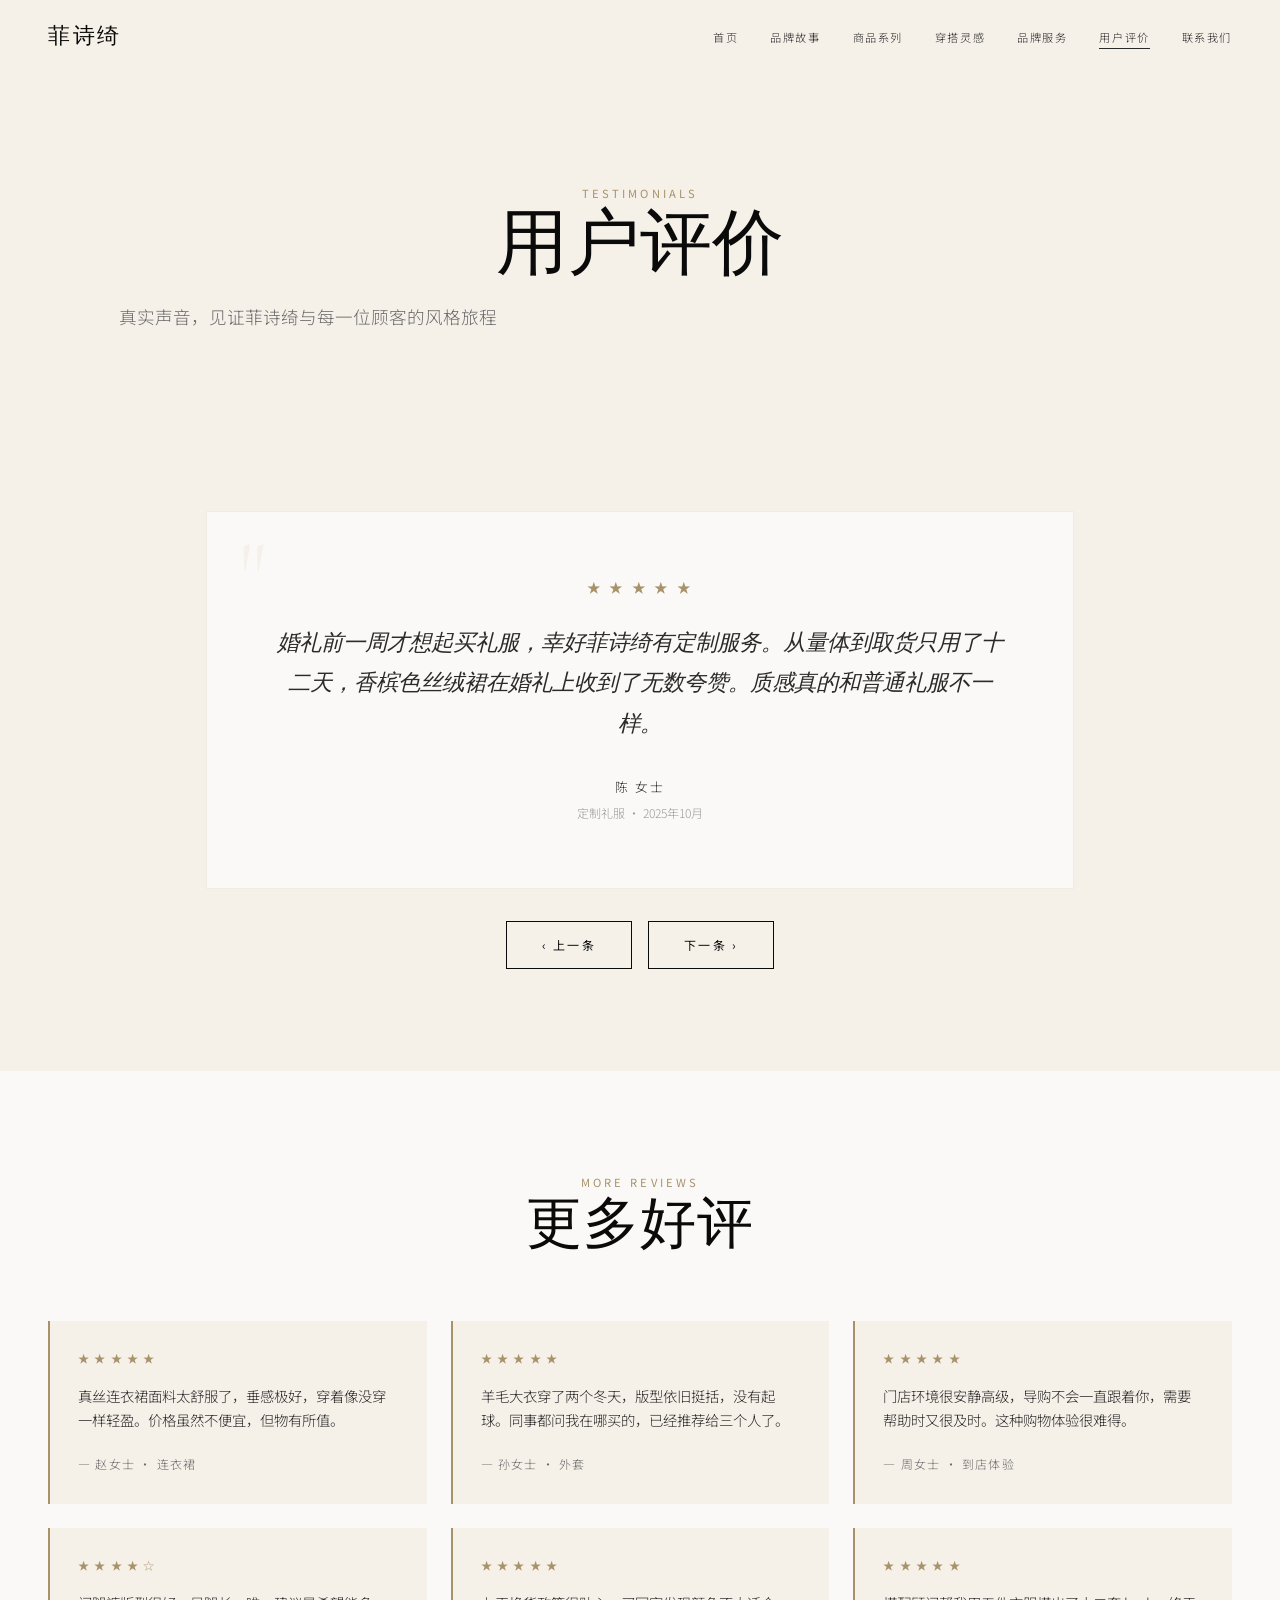
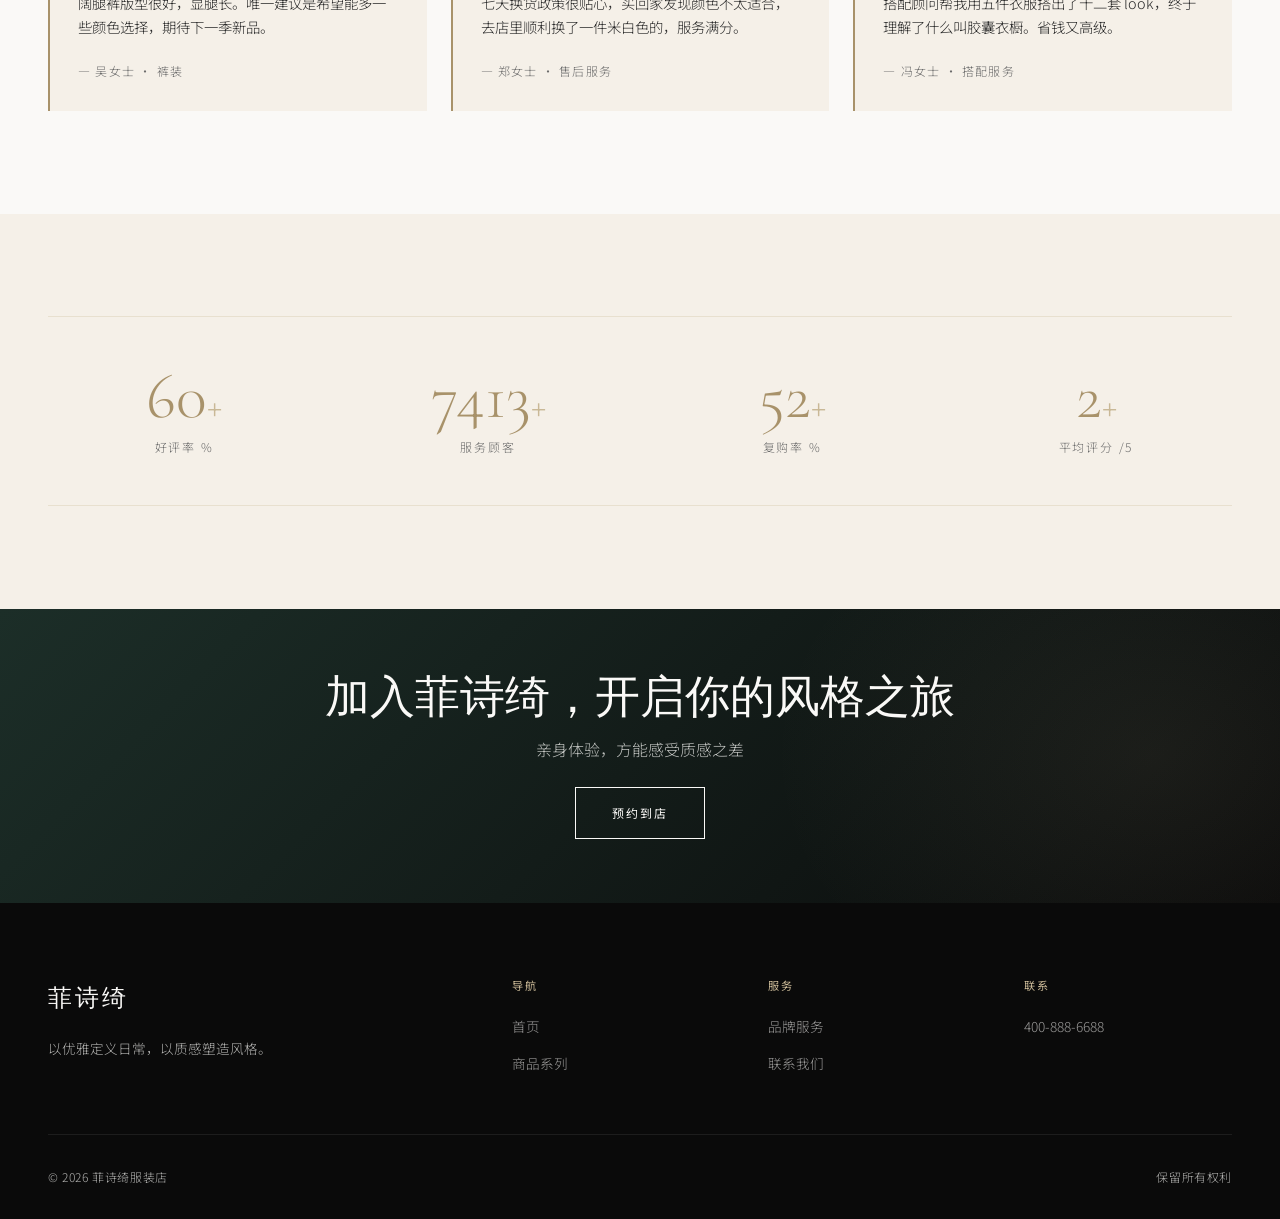
<file: reviews.html>
<!DOCTYPE html>
<html lang="zh-CN">
<head>
  <meta charset="UTF-8">
  <meta name="viewport" content="width=device-width, initial-scale=1.0">
  <meta name="description" content="菲诗绮顾客评价 — 真实口碑与穿搭反馈">
  <title>用户评价 | 菲诗绮服装店官网</title>
 <link rel="stylesheet" href="style.css">
</head>
<body>
  <nav class="site-nav">
    <div class="container">
      <a href="index.html" class="nav-logo">菲诗绮</a>
      <button class="nav-toggle" aria-label="打开菜单"><span></span><span></span><span></span></button>
      <ul class="nav-links">
        <li><a href="index.html">首页</a></li>
        <li><a href="about.html">品牌故事</a></li>
        <li><a href="products.html">商品系列</a></li>
        <li><a href="lookbook.html">穿搭灵感</a></li>
        <li><a href="services.html">品牌服务</a></li>
        <li><a href="reviews.html">用户评价</a></li>
        <li><a href="contact.html">联系我们</a></li>
      </ul>
    </div>
  </nav>

  <header class="page-hero">
    <div class="container">
      <p class="eyebrow">Testimonials</p>
      <h1>用户评价</h1>
      <p class="section-subtitle">真实声音，见证菲诗绮与每一位顾客的风格旅程</p>
    </div>
  </header>

  <section class="section section--cream">
    <div class="container">
      <div class="reviews-carousel reveal">
        <div class="reviews-track">
          <div class="review-slide">
            <div class="review-card">
              <div class="review-card__stars">★ ★ ★ ★ ★</div>
              <p class="review-card__text">在菲诗绮买到了入职第一份工作时穿的西装套装，版型太适合我了。导购小姐姐搭配建议非常专业，完全没有强行推销的感觉。三年过去了，那件西装我还在穿。</p>
              <p class="review-card__author">林 女士</p>
              <p class="review-card__meta">通勤系列 · 2024年3月</p>
            </div>
          </div>
          <div class="review-slide">
            <div class="review-card">
              <div class="review-card__stars">★ ★ ★ ★ ★</div>
              <p class="review-card__text">婚礼前一周才想起买礼服，幸好菲诗绮有定制服务。从量体到取货只用了十二天，香槟色丝绒裙在婚礼上收到了无数夸赞。质感真的和普通礼服不一样。</p>
              <p class="review-card__author">陈 女士</p>
              <p class="review-card__meta">定制礼服 · 2025年10月</p>
            </div>
          </div>
          <div class="review-slide">
            <div class="review-card">
              <div class="review-card__stars">★ ★ ★ ★ ★</div>
              <p class="review-card__text">我是菲诗绮三年的老会员了。最喜欢的是搭配顾问服务，每次换季都会帮我规划衣橱，避免冲动消费。现在我的衣柜里每一件都是真正会穿的，高级感满满。</p>
              <p class="review-card__author">王 女士</p>
              <p class="review-card__meta">铂金会员 · 2023年至今</p>
            </div>
          </div>
        </div>
        <div style="display:flex;justify-content:center;gap:1rem;margin-top:2rem">
          <button class="btn" data-review-prev aria-label="上一条">‹ 上一条</button>
          <button class="btn" data-review-next aria-label="下一条">下一条 ›</button>
        </div>
      </div>
    </div>
  </section>

  <section class="section">
    <div class="container">
      <div class="section-header reveal">
        <p class="eyebrow">More Reviews</p>
        <h2 class="section-title">更多好评</h2>
      </div>
      <div class="reviews-grid">
        <div class="review-mini reveal">
          <div class="review-mini__stars">★ ★ ★ ★ ★</div>
          <p>真丝连衣裙面料太舒服了，垂感极好，穿着像没穿一样轻盈。价格虽然不便宜，但物有所值。</p>
          <cite>— 赵女士 · 连衣裙</cite>
        </div>
        <div class="review-mini reveal reveal-delay-1">
          <div class="review-mini__stars">★ ★ ★ ★ ★</div>
          <p>羊毛大衣穿了两个冬天，版型依旧挺括，没有起球。同事都问我在哪买的，已经推荐给三个人了。</p>
          <cite>— 孙女士 · 外套</cite>
        </div>
        <div class="review-mini reveal reveal-delay-2">
          <div class="review-mini__stars">★ ★ ★ ★ ★</div>
          <p>门店环境很安静高级，导购不会一直跟着你，需要帮助时又很及时。这种购物体验很难得。</p>
          <cite>— 周女士 · 到店体验</cite>
        </div>
        <div class="review-mini reveal">
          <div class="review-mini__stars">★ ★ ★ ★ ☆</div>
          <p>阔腿裤版型很好，显腿长。唯一建议是希望能多一些颜色选择，期待下一季新品。</p>
          <cite>— 吴女士 · 裤装</cite>
        </div>
        <div class="review-mini reveal reveal-delay-1">
          <div class="review-mini__stars">★ ★ ★ ★ ★</div>
          <p>七天换货政策很贴心，买回家发现颜色不太适合，去店里顺利换了一件米白色的，服务满分。</p>
          <cite>— 郑女士 · 售后服务</cite>
        </div>
        <div class="review-mini reveal reveal-delay-2">
          <div class="review-mini__stars">★ ★ ★ ★ ★</div>
          <p>搭配顾问帮我用五件衣服搭出了十二套 look，终于理解了什么叫胶囊衣橱。省钱又高级。</p>
          <cite>— 冯女士 · 搭配服务</cite>
        </div>
      </div>
    </div>
  </section>

  <section class="section section--cream">
    <div class="container">
      <div class="stats-row reveal">
        <div class="stat-item">
          <div class="stat-item__number" data-count="98">0</div>
          <div class="stat-item__label">好评率 %</div>
        </div>
        <div class="stat-item">
          <div class="stat-item__number" data-count="12000">0</div>
          <div class="stat-item__label">服务顾客</div>
        </div>
        <div class="stat-item">
          <div class="stat-item__number" data-count="85">0</div>
          <div class="stat-item__label">复购率 %</div>
        </div>
        <div class="stat-item">
          <div class="stat-item__number" data-count="4">0</div>
          <div class="stat-item__label">平均评分 /5</div>
        </div>
      </div>
    </div>
  </section>

  <section class="promo-banner reveal">
    <div class="container">
      <h2>加入菲诗绮，开启你的风格之旅</h2>
      <p>亲身体验，方能感受质感之差</p>
      <a href="contact.html" class="btn btn--light">预约到店</a>
    </div>
  </section>

  <footer class="site-footer">
    <div class="container">
      <div class="footer-grid">
        <div class="footer-brand"><span class="nav-logo">菲诗绮</span><p>以优雅定义日常，以质感塑造风格。</p></div>
        <div class="footer-col"><h4>导航</h4><ul><li><a href="index.html">首页</a></li><li><a href="products.html">商品系列</a></li></ul></div>
        <div class="footer-col"><h4>服务</h4><ul><li><a href="services.html">品牌服务</a></li><li><a href="contact.html">联系我们</a></li></ul></div>
        <div class="footer-col"><h4>联系</h4><ul><li><a href="tel:4008886688">400-888-6688</a></li></ul></div>
      </div>
      <div class="footer-bottom"><span>© 2026 菲诗绮服装店</span><span>保留所有权利</span></div>
    </div>
  </footer>
 <script src="script.js"></script>
</body>
</html>
</file>
<file: style.css>
/* ============================================
   菲诗绮服装店官网 — Feishiqi Fashion Boutique
   Premium Fashion Brand Static Site
   ============================================ */

@import url('https://fonts.googleapis.com/css2?family=Cormorant+Garamond:ital,wght@0,300;0,400;0,500;0,600;0,700;1,400&family=Noto+Sans+SC:wght@300;400;500&family=Playfair+Display:ital,wght@0,400;0,500;1,400&display=swap');

:root {
  --black: #0a0a0a;
  --white: #faf9f7;
  --cream: #f5f0e8;
  --warm-gray: #e8e4dc;
  --champagne: #c9b896;
  --gold: #a8926a;
  --gold-light: #d4c4a8;
  --ink-green: #1c2e28;
  --charcoal: #2a2a2a;
  --mid-gray: #6b6b6b;
  --light-gray: #9a9a9a;
  --font-display: 'Cormorant Garamond', 'Playfair Display', serif;
  --font-serif: 'Playfair Display', serif;
  --font-body: 'Noto Sans SC', -apple-system, sans-serif;
  --nav-height: 72px;
  --transition: 0.4s cubic-bezier(0.25, 0.46, 0.45, 0.94);
  --shadow-soft: 0 8px 32px rgba(10, 10, 10, 0.06);
  --shadow-hover: 0 16px 48px rgba(10, 10, 10, 0.12);
  --max-width: 1400px;
  --section-pad: clamp(4rem, 8vw, 8rem);
}

*, *::before, *::after {
  box-sizing: border-box;
  margin: 0;
  padding: 0;
}

html {
  scroll-behavior: smooth;
  font-size: 16px;
}

body {
  font-family: var(--font-body);
  font-weight: 300;
  color: var(--charcoal);
  background: var(--white);
  line-height: 1.7;
  overflow-x: hidden;
  -webkit-font-smoothing: antialiased;
}

img {
  max-width: 100%;
  height: auto;
  display: block;
  object-fit: cover;
}

a {
  color: inherit;
  text-decoration: none;
  transition: color var(--transition), opacity var(--transition);
}

ul { list-style: none; }

button, input, textarea, select {
  font-family: inherit;
  font-size: inherit;
}

.container {
  width: 100%;
  max-width: var(--max-width);
  margin: 0 auto;
  padding: 0 clamp(1.25rem, 4vw, 3rem);
}

/* ---- Typography ---- */
.eyebrow {
  font-family: var(--font-body);
  font-size: 0.7rem;
  font-weight: 400;
  letter-spacing: 0.28em;
  text-transform: uppercase;
  color: var(--gold);
}

h1, h2, h3, h4 {
  font-family: var(--font-display);
  font-weight: 400;
  line-height: 1.15;
  color: var(--black);
}

.section-title {
  font-size: clamp(2rem, 4.5vw, 3.5rem);
  letter-spacing: 0.02em;
  margin-bottom: 0.5rem;
}

.section-subtitle {
  font-size: clamp(0.95rem, 1.5vw, 1.1rem);
  color: var(--mid-gray);
  font-weight: 300;
  max-width: 520px;
}

.section-header {
  text-align: center;
  margin-bottom: clamp(2.5rem, 5vw, 4rem);
}

.section-header .section-subtitle {
  margin: 1rem auto 0;
}

.section-header--left {
  text-align: left;
}

.section-header--left .section-subtitle {
  margin-left: 0;
}

/* ---- Buttons ---- */
.btn {
  display: inline-flex;
  align-items: center;
  justify-content: center;
  gap: 0.5rem;
  padding: 0.9rem 2.2rem;
  font-size: 0.75rem;
  font-weight: 400;
  letter-spacing: 0.18em;
  text-transform: uppercase;
  border: 1px solid var(--black);
  background: transparent;
  color: var(--black);
  cursor: pointer;
  transition: all var(--transition);
  position: relative;
  overflow: hidden;
}

.btn::before {
  content: '';
  position: absolute;
  inset: 0;
  background: var(--black);
  transform: scaleX(0);
  transform-origin: left;
  transition: transform var(--transition);
  z-index: -1;
}

.btn:hover {
  color: var(--white);
}

.btn:hover::before {
  transform: scaleX(1);
}

.btn--light {
  border-color: var(--white);
  color: var(--white);
}

.btn--light::before {
  background: var(--white);
}

.btn--light:hover {
  color: var(--black);
}

.btn--gold {
  border-color: var(--gold);
  color: var(--gold);
}

.btn--gold::before {
  background: var(--gold);
}

.btn--gold:hover {
  color: var(--white);
}

.btn--filled {
  background: var(--black);
  color: var(--white);
}

.btn--filled::before {
  background: var(--ink-green);
}

.btn--filled:hover {
  color: var(--white);
  border-color: var(--ink-green);
}

/* ---- Navigation ---- */
.site-nav {
  position: fixed;
  top: 0;
  left: 0;
  right: 0;
  z-index: 1000;
  height: var(--nav-height);
  display: flex;
  align-items: center;
  transition: background var(--transition), box-shadow var(--transition), height var(--transition);
}

.site-nav.scrolled {
  background: rgba(250, 249, 247, 0.95);
  backdrop-filter: blur(12px);
  -webkit-backdrop-filter: blur(12px);
  box-shadow: 0 1px 0 rgba(10, 10, 10, 0.06);
  height: 64px;
}

.site-nav.nav-dark.scrolled {
  background: rgba(10, 10, 10, 0.92);
}

.site-nav .container {
  display: flex;
  align-items: center;
  justify-content: space-between;
}

.nav-logo {
  font-family: var(--font-display);
  font-size: 1.35rem;
  letter-spacing: 0.12em;
  color: var(--black);
  font-weight: 500;
}

.nav-dark .nav-logo,
.nav-dark .nav-links a {
  color: var(--white);
}

.site-nav.scrolled .nav-logo,
.site-nav.scrolled .nav-links a {
  color: var(--black);
}

.nav-dark.site-nav.scrolled .nav-logo,
.nav-dark.site-nav.scrolled .nav-links a {
  color: var(--white);
}

.nav-links {
  display: flex;
  gap: clamp(1.2rem, 2.5vw, 2.5rem);
}

.nav-links a {
  font-size: 0.7rem;
  letter-spacing: 0.14em;
  text-transform: uppercase;
  position: relative;
  padding: 0.25rem 0;
}

.nav-links a::after {
  content: '';
  position: absolute;
  bottom: 0;
  left: 0;
  width: 0;
  height: 1px;
  background: currentColor;
  transition: width var(--transition);
}

.nav-links a:hover::after,
.nav-links a.active::after {
  width: 100%;
}

.nav-toggle {
  display: none;
  flex-direction: column;
  gap: 5px;
  background: none;
  border: none;
  cursor: pointer;
  padding: 4px;
}

.nav-toggle span {
  display: block;
  width: 22px;
  height: 1px;
  background: currentColor;
  transition: var(--transition);
}

.nav-dark .nav-toggle span {
  background: var(--white);
}

.site-nav.scrolled .nav-toggle span {
  background: var(--black);
}

.nav-dark.site-nav.scrolled .nav-toggle span {
  background: var(--white);
}

/* ---- Hero ---- */
.hero {
  min-height: 100vh;
  display: flex;
  align-items: flex-end;
  position: relative;
  overflow: hidden;
  padding-bottom: clamp(3rem, 8vw, 6rem);
}

.hero__bg {
  position: absolute;
  inset: 0;
  z-index: 0;
}

.hero__bg img {
  width: 100%;
  height: 100%;
  object-fit: cover;
}

.hero__overlay {
  position: absolute;
  inset: 0;
  background: linear-gradient(
    to top,
    rgba(10, 10, 10, 0.75) 0%,
    rgba(10, 10, 10, 0.2) 50%,
    rgba(10, 10, 10, 0.15) 100%
  );
  z-index: 1;
}

.hero__content {
  position: relative;
  z-index: 2;
  width: 100%;
  padding-top: calc(var(--nav-height) + 4rem);
}

.hero__eyebrow {
  color: var(--champagne);
  margin-bottom: 1.5rem;
}

.hero__title {
  font-size: clamp(3rem, 8vw, 6.5rem);
  color: var(--white);
  font-weight: 300;
  letter-spacing: 0.08em;
  margin-bottom: 0.25rem;
}

.hero__subtitle-en {
  font-family: var(--font-serif);
  font-size: clamp(0.9rem, 2vw, 1.2rem);
  font-style: italic;
  color: var(--gold-light);
  letter-spacing: 0.2em;
  margin-bottom: 2rem;
  font-weight: 400;
}

.hero__tagline {
  font-size: clamp(1rem, 2vw, 1.25rem);
  color: rgba(250, 249, 247, 0.85);
  font-weight: 300;
  letter-spacing: 0.15em;
  margin-bottom: 2.5rem;
  max-width: 480px;
}

.hero__actions {
  display: flex;
  flex-wrap: wrap;
  gap: 1rem;
}

.hero__scroll {
  position: absolute;
  bottom: 2rem;
  left: 50%;
  transform: translateX(-50%);
  z-index: 2;
  display: flex;
  flex-direction: column;
  align-items: center;
  gap: 0.5rem;
  color: rgba(250, 249, 247, 0.6);
  font-size: 0.65rem;
  letter-spacing: 0.2em;
  text-transform: uppercase;
}

.hero__scroll-line {
  width: 1px;
  height: 40px;
  background: linear-gradient(to bottom, var(--champagne), transparent);
  animation: scrollPulse 2s ease infinite;
}

@keyframes scrollPulse {
  0%, 100% { opacity: 0.3; transform: scaleY(0.6); }
  50% { opacity: 1; transform: scaleY(1); }
}

/* ---- Page Hero (inner pages) ---- */
.page-hero {
  padding: calc(var(--nav-height) + clamp(4rem, 10vw, 7rem)) 0 clamp(3rem, 6vw, 5rem);
  background: var(--cream);
  text-align: center;
}

.page-hero--dark {
  background: var(--ink-green);
  color: var(--white);
}

.page-hero--dark h1,
.page-hero--dark .section-subtitle {
  color: var(--white);
}

.page-hero--dark .eyebrow {
  color: var(--champagne);
}

.page-hero--dark .section-subtitle {
  color: rgba(250, 249, 247, 0.7);
}

.page-hero h1 {
  font-size: clamp(2.5rem, 6vw, 4.5rem);
  margin-bottom: 1rem;
}

/* ---- Sections ---- */
.section {
  padding: var(--section-pad) 0;
}

.section--cream { background: var(--cream); }
.section--dark { background: var(--black); color: var(--white); }
.section--dark h2, .section--dark h3 { color: var(--white); }
.section--dark .section-subtitle { color: var(--light-gray); }
.section--ink { background: var(--ink-green); color: var(--white); }
.section--ink h2, .section--ink h3 { color: var(--white); }

/* ---- Intro Block ---- */
.intro-block {
  display: grid;
  grid-template-columns: 1fr 1fr;
  gap: clamp(2rem, 5vw, 5rem);
  align-items: center;
}

.intro-block__image {
  position: relative;
  aspect-ratio: 4/5;
  overflow: hidden;
}

.intro-block__image img {
  width: 100%;
  height: 100%;
  transition: transform 1.2s var(--transition);
}

.intro-block__image:hover img {
  transform: scale(1.03);
}

.intro-block__image::after {
  content: '';
  position: absolute;
  inset: 1.5rem;
  border: 1px solid rgba(201, 184, 150, 0.4);
  pointer-events: none;
}

.intro-block__text .eyebrow {
  margin-bottom: 1rem;
}

.intro-block__text h2 {
  font-size: clamp(1.8rem, 3.5vw, 2.8rem);
  margin-bottom: 1.5rem;
}

.intro-block__text p {
  color: var(--mid-gray);
  margin-bottom: 1.25rem;
  font-size: 0.95rem;
}

/* ---- Carousel ---- */
.carousel {
  position: relative;
  overflow: hidden;
}

.carousel__track {
  display: flex;
  transition: transform 0.8s cubic-bezier(0.25, 0.46, 0.45, 0.94);
}

.carousel__slide {
  min-width: 100%;
  position: relative;
  aspect-ratio: 21/9;
}

.carousel__slide img {
  width: 100%;
  height: 100%;
}

.carousel__caption {
  position: absolute;
  bottom: 0;
  left: 0;
  right: 0;
  padding: clamp(2rem, 5vw, 4rem);
  background: linear-gradient(transparent, rgba(10, 10, 10, 0.7));
  color: var(--white);
}

.carousel__caption h3 {
  font-size: clamp(1.5rem, 3vw, 2.5rem);
  color: var(--white);
  margin-bottom: 0.5rem;
}

.carousel__caption p {
  font-size: 0.9rem;
  opacity: 0.85;
  max-width: 400px;
}

.carousel__dots {
  display: flex;
  justify-content: center;
  gap: 0.75rem;
  margin-top: 1.5rem;
}

.carousel__dot {
  width: 32px;
  height: 2px;
  background: var(--warm-gray);
  border: none;
  cursor: pointer;
  transition: background var(--transition), width var(--transition);
  padding: 0;
}

.carousel__dot.active {
  background: var(--gold);
  width: 48px;
}

.carousel__arrow {
  position: absolute;
  top: 50%;
  transform: translateY(-50%);
  width: 48px;
  height: 48px;
  border: 1px solid rgba(255, 255, 255, 0.3);
  background: rgba(10, 10, 10, 0.3);
  color: var(--white);
  cursor: pointer;
  display: flex;
  align-items: center;
  justify-content: center;
  font-size: 1.2rem;
  transition: all var(--transition);
  z-index: 10;
  backdrop-filter: blur(4px);
}

.carousel__arrow:hover {
  background: rgba(10, 10, 10, 0.6);
  border-color: var(--champagne);
}

.carousel__arrow--prev { left: 1.5rem; }
.carousel__arrow--next { right: 1.5rem; }

/* ---- Product Grid ---- */
.product-grid {
  display: grid;
  grid-template-columns: repeat(auto-fill, minmax(280px, 1fr));
  gap: clamp(1.5rem, 3vw, 2.5rem);
}

.product-card {
  position: relative;
  group: product;
}

.product-card__image {
  aspect-ratio: 3/4;
  overflow: hidden;
  background: var(--cream);
  margin-bottom: 1.25rem;
  position: relative;
}

.product-card__image img {
  width: 100%;
  height: 100%;
  transition: transform 0.8s var(--transition);
}

.product-card:hover .product-card__image img {
  transform: scale(1.06);
}

.product-card__badge {
  position: absolute;
  top: 1rem;
  left: 1rem;
  font-size: 0.65rem;
  letter-spacing: 0.15em;
  text-transform: uppercase;
  background: var(--ink-green);
  color: var(--white);
  padding: 0.35rem 0.75rem;
}

.product-card__overlay {
  position: absolute;
  inset: 0;
  background: rgba(10, 10, 10, 0.4);
  display: flex;
  align-items: center;
  justify-content: center;
  opacity: 0;
  transition: opacity var(--transition);
}

.product-card:hover .product-card__overlay {
  opacity: 1;
}

.product-card__tags {
  display: flex;
  flex-wrap: wrap;
  gap: 0.5rem;
  margin-bottom: 0.5rem;
}

.product-card__tag {
  font-size: 0.65rem;
  letter-spacing: 0.1em;
  color: var(--gold);
  text-transform: uppercase;
}

.product-card__name {
  font-family: var(--font-display);
  font-size: 1.25rem;
  margin-bottom: 0.35rem;
}

.product-card__desc {
  font-size: 0.85rem;
  color: var(--mid-gray);
  margin-bottom: 0.5rem;
}

.product-card__price {
  font-size: 0.9rem;
  letter-spacing: 0.05em;
  color: var(--charcoal);
}

/* ---- Filter Tags ---- */
.filter-bar {
  display: flex;
  flex-wrap: wrap;
  justify-content: center;
  gap: 0.75rem;
  margin-bottom: 3rem;
}

.filter-btn {
  padding: 0.6rem 1.4rem;
  font-size: 0.7rem;
  letter-spacing: 0.12em;
  text-transform: uppercase;
  border: 1px solid var(--warm-gray);
  background: transparent;
  color: var(--mid-gray);
  cursor: pointer;
  transition: all var(--transition);
}

.filter-btn:hover,
.filter-btn.active {
  border-color: var(--black);
  color: var(--black);
  background: var(--cream);
}

/* ---- Stats ---- */
.stats-row {
  display: grid;
  grid-template-columns: repeat(4, 1fr);
  gap: 2rem;
  text-align: center;
  padding: 3rem 0;
  border-top: 1px solid rgba(201, 184, 150, 0.3);
  border-bottom: 1px solid rgba(201, 184, 150, 0.3);
}

.stat-item__number {
  font-family: var(--font-display);
  font-size: clamp(2.5rem, 5vw, 4rem);
  color: var(--gold);
  line-height: 1;
  margin-bottom: 0.5rem;
}

.stat-item__number::after {
  content: '+';
  font-size: 0.6em;
  color: var(--champagne);
}

.stat-item__label {
  font-size: 0.75rem;
  letter-spacing: 0.15em;
  text-transform: uppercase;
  color: var(--mid-gray);
}

/* ---- Features ---- */
.features-grid {
  display: grid;
  grid-template-columns: repeat(3, 1fr);
  gap: clamp(1.5rem, 3vw, 2.5rem);
}

.feature-card {
  padding: clamp(2rem, 4vw, 3rem);
  border: 1px solid rgba(201, 184, 150, 0.25);
  text-align: center;
  transition: all var(--transition);
  background: var(--white);
}

.feature-card:hover {
  border-color: var(--gold);
  transform: translateY(-4px);
  box-shadow: var(--shadow-soft);
}

.feature-card__icon {
  font-size: 1.5rem;
  color: var(--gold);
  margin-bottom: 1.25rem;
  letter-spacing: 0.1em;
}

.feature-card h3 {
  font-size: 1.2rem;
  margin-bottom: 0.75rem;
}

.feature-card p {
  font-size: 0.88rem;
  color: var(--mid-gray);
}

/* ---- Series Banner ---- */
.series-banner {
  display: grid;
  grid-template-columns: 1fr 1fr;
  min-height: 400px;
  overflow: hidden;
}

.series-banner__image {
  min-height: 400px;
}

.series-banner__image img {
  width: 100%;
  height: 100%;
}

.series-banner__content {
  display: flex;
  flex-direction: column;
  justify-content: center;
  padding: clamp(2rem, 5vw, 4rem);
  background: var(--ink-green);
  color: var(--white);
}

.series-banner__content h2 {
  color: var(--white);
  font-size: clamp(1.8rem, 3vw, 2.8rem);
  margin-bottom: 1rem;
}

.series-banner__content p {
  color: rgba(250, 249, 247, 0.75);
  margin-bottom: 2rem;
  font-size: 0.95rem;
}

/* ---- Timeline ---- */
.timeline {
  position: relative;
  max-width: 800px;
  margin: 0 auto;
  padding-left: 2rem;
}

.timeline::before {
  content: '';
  position: absolute;
  left: 0;
  top: 0;
  bottom: 0;
  width: 1px;
  background: linear-gradient(to bottom, var(--gold), var(--champagne), transparent);
}

.timeline__item {
  position: relative;
  padding-bottom: 3rem;
  padding-left: 2rem;
}

.timeline__item::before {
  content: '';
  position: absolute;
  left: -2rem;
  top: 0.35rem;
  width: 9px;
  height: 9px;
  border: 1px solid var(--gold);
  background: var(--white);
  border-radius: 50%;
  transform: translateX(-4px);
}

.timeline__year {
  font-family: var(--font-display);
  font-size: 1.5rem;
  color: var(--gold);
  margin-bottom: 0.5rem;
}

.timeline__title {
  font-size: 1.1rem;
  margin-bottom: 0.5rem;
}

.timeline__text {
  font-size: 0.9rem;
  color: var(--mid-gray);
}

/* ---- Philosophy Cards ---- */
.philosophy-grid {
  display: grid;
  grid-template-columns: repeat(2, 1fr);
  gap: 2rem;
}

.philosophy-card {
  padding: 2.5rem;
  background: var(--white);
  border-left: 2px solid var(--gold);
}

.philosophy-card h3 {
  font-size: 1.3rem;
  margin-bottom: 1rem;
}

.philosophy-card p {
  font-size: 0.9rem;
  color: var(--mid-gray);
  line-height: 1.8;
}

/* ---- Lookbook ---- */
.lookbook-magazine {
  display: grid;
  gap: clamp(3rem, 6vw, 5rem);
}

.lookbook-feature {
  display: grid;
  grid-template-columns: 1fr 1fr;
  gap: 0;
  align-items: stretch;
  min-height: 500px;
}

.lookbook-feature--reverse {
  direction: rtl;
}

.lookbook-feature--reverse > * {
  direction: ltr;
}

.lookbook-feature__visual {
  overflow: hidden;
  min-height: 400px;
}

.lookbook-feature__visual img {
  width: 100%;
  height: 100%;
  min-height: 400px;
}

.lookbook-feature__text {
  display: flex;
  flex-direction: column;
  justify-content: center;
  padding: clamp(2rem, 5vw, 4rem);
  background: var(--cream);
}

.lookbook-feature__text .eyebrow {
  margin-bottom: 1rem;
}

.lookbook-feature__text h2 {
  font-size: clamp(1.8rem, 3vw, 2.5rem);
  margin-bottom: 1rem;
}

.lookbook-feature__text p {
  color: var(--mid-gray);
  margin-bottom: 1.5rem;
  font-size: 0.95rem;
}

.lookbook-grid {
  display: grid;
  grid-template-columns: repeat(3, 1fr);
  grid-template-rows: auto;
  gap: 1rem;
}

.lookbook-grid__item {
  position: relative;
  overflow: hidden;
  aspect-ratio: 3/4;
}

.lookbook-grid__item:first-child {
  grid-row: span 2;
  aspect-ratio: auto;
}

.lookbook-grid__item img {
  width: 100%;
  height: 100%;
  transition: transform 1s var(--transition);
}

.lookbook-grid__item:hover img {
  transform: scale(1.05);
}

.lookbook-grid__caption {
  position: absolute;
  bottom: 0;
  left: 0;
  right: 0;
  padding: 1.5rem;
  background: linear-gradient(transparent, rgba(10, 10, 10, 0.75));
  color: var(--white);
}

.lookbook-grid__caption h4 {
  font-size: 1rem;
  color: var(--white);
  margin-bottom: 0.25rem;
}

.lookbook-grid__caption span {
  font-size: 0.75rem;
  opacity: 0.8;
  letter-spacing: 0.1em;
}

.lookbook-cards {
  display: grid;
  grid-template-columns: repeat(auto-fill, minmax(300px, 1fr));
  gap: 2rem;
}

.lookbook-card {
  position: relative;
  overflow: hidden;
}

.lookbook-card__image {
  aspect-ratio: 4/5;
  overflow: hidden;
}

.lookbook-card__image img {
  width: 100%;
  height: 100%;
  transition: transform 0.8s var(--transition);
}

.lookbook-card:hover .lookbook-card__image img {
  transform: scale(1.04);
}

.lookbook-card__body {
  padding: 1.5rem 0;
}

.lookbook-card__body h3 {
  font-size: 1.2rem;
  margin-bottom: 0.5rem;
}

.lookbook-card__body p {
  font-size: 0.85rem;
  color: var(--mid-gray);
}

/* ---- Services ---- */
.service-grid {
  display: grid;
  grid-template-columns: repeat(3, 1fr);
  gap: 2rem;
}

.service-card {
  padding: 2.5rem 2rem;
  text-align: center;
  border: 1px solid rgba(201, 184, 150, 0.2);
  transition: all var(--transition);
}

.service-card:hover {
  background: var(--cream);
  border-color: var(--gold);
}

.service-card__num {
  font-family: var(--font-display);
  font-size: 2.5rem;
  color: var(--champagne);
  margin-bottom: 1rem;
  line-height: 1;
}

.service-card h3 {
  font-size: 1.15rem;
  margin-bottom: 0.75rem;
}

.service-card p {
  font-size: 0.88rem;
  color: var(--mid-gray);
}

.process-flow {
  display: flex;
  justify-content: space-between;
  align-items: flex-start;
  gap: 1rem;
  position: relative;
  padding: 2rem 0;
}

.process-flow::before {
  content: '';
  position: absolute;
  top: 3.5rem;
  left: 10%;
  right: 10%;
  height: 1px;
  background: var(--warm-gray);
}

.process-step {
  flex: 1;
  text-align: center;
  position: relative;
  z-index: 1;
}

.process-step__circle {
  width: 56px;
  height: 56px;
  border: 1px solid var(--gold);
  border-radius: 50%;
  display: flex;
  align-items: center;
  justify-content: center;
  margin: 0 auto 1.25rem;
  background: var(--white);
  font-family: var(--font-display);
  font-size: 1.2rem;
  color: var(--gold);
}

.process-step h4 {
  font-size: 0.95rem;
  margin-bottom: 0.5rem;
}

.process-step p {
  font-size: 0.8rem;
  color: var(--mid-gray);
  max-width: 140px;
  margin: 0 auto;
}

.policy-list {
  display: grid;
  grid-template-columns: repeat(2, 1fr);
  gap: 1.5rem;
}

.policy-item {
  padding: 1.5rem;
  background: rgba(255, 255, 255, 0.05);
  border: 1px solid rgba(201, 184, 150, 0.15);
}

.policy-item h4 {
  font-size: 1rem;
  margin-bottom: 0.5rem;
  color: var(--champagne);
}

.policy-item p {
  font-size: 0.85rem;
  color: rgba(250, 249, 247, 0.7);
}

/* ---- Reviews ---- */
.reviews-carousel {
  position: relative;
  max-width: 900px;
  margin: 0 auto;
  overflow: hidden;
}

.reviews-track {
  display: flex;
  transition: transform 0.6s var(--transition);
}

.review-slide {
  min-width: 100%;
  padding: 0 1rem;
}

.review-card {
  background: var(--white);
  padding: clamp(2.5rem, 5vw, 4rem);
  text-align: center;
  border: 1px solid rgba(201, 184, 150, 0.2);
  position: relative;
}

.review-card::before {
  content: '"';
  font-family: var(--font-display);
  font-size: 6rem;
  color: var(--cream);
  position: absolute;
  top: 1rem;
  left: 2rem;
  line-height: 1;
}

.review-card__stars {
  color: var(--gold);
  letter-spacing: 0.2em;
  margin-bottom: 1.5rem;
  font-size: 0.85rem;
}

.review-card__text {
  font-family: var(--font-display);
  font-size: clamp(1.1rem, 2vw, 1.4rem);
  font-style: italic;
  color: var(--charcoal);
  margin-bottom: 2rem;
  line-height: 1.8;
  position: relative;
  z-index: 1;
}

.review-card__author {
  font-size: 0.8rem;
  letter-spacing: 0.15em;
  text-transform: uppercase;
}

.review-card__meta {
  font-size: 0.75rem;
  color: var(--light-gray);
  margin-top: 0.35rem;
}

.reviews-grid {
  display: grid;
  grid-template-columns: repeat(3, 1fr);
  gap: 1.5rem;
}

.review-mini {
  padding: 1.75rem;
  background: var(--cream);
  border-left: 2px solid var(--gold);
}

.review-mini__stars {
  color: var(--gold);
  font-size: 0.7rem;
  letter-spacing: 0.15em;
  margin-bottom: 1rem;
}

.review-mini p {
  font-size: 0.9rem;
  color: var(--charcoal);
  margin-bottom: 1rem;
  line-height: 1.7;
}

.review-mini cite {
  font-size: 0.75rem;
  font-style: normal;
  letter-spacing: 0.1em;
  color: var(--mid-gray);
}

/* ---- Contact ---- */
.contact-layout {
  display: grid;
  grid-template-columns: 1fr 1fr;
  gap: clamp(2rem, 5vw, 4rem);
}

.contact-info__item {
  margin-bottom: 2rem;
  padding-bottom: 2rem;
  border-bottom: 1px solid var(--warm-gray);
}

.contact-info__item:last-child {
  border-bottom: none;
}

.contact-info__label {
  font-size: 0.7rem;
  letter-spacing: 0.2em;
  text-transform: uppercase;
  color: var(--gold);
  margin-bottom: 0.5rem;
}

.contact-info__value {
  font-family: var(--font-display);
  font-size: 1.25rem;
}

.contact-info__value a:hover {
  color: var(--gold);
}

.contact-form {
  display: flex;
  flex-direction: column;
  gap: 1.25rem;
}

.form-group label {
  display: block;
  font-size: 0.7rem;
  letter-spacing: 0.15em;
  text-transform: uppercase;
  color: var(--mid-gray);
  margin-bottom: 0.5rem;
}

.form-group input,
.form-group textarea,
.form-group select {
  width: 100%;
  padding: 0.9rem 0;
  border: none;
  border-bottom: 1px solid var(--warm-gray);
  background: transparent;
  color: var(--charcoal);
  transition: border-color var(--transition);
  outline: none;
}

.form-group input:focus,
.form-group textarea:focus,
.form-group select:focus {
  border-bottom-color: var(--gold);
}

.form-group textarea {
  min-height: 120px;
  resize: vertical;
}

.map-placeholder {
  aspect-ratio: 16/7;
  background: var(--cream);
  display: flex;
  align-items: center;
  justify-content: center;
  color: var(--mid-gray);
  font-size: 0.85rem;
  letter-spacing: 0.1em;
  border: 1px solid var(--warm-gray);
  margin-top: 3rem;
}

.social-links {
  display: flex;
  gap: 1.5rem;
  margin-top: 1rem;
}

.social-links a {
  font-size: 0.7rem;
  letter-spacing: 0.12em;
  text-transform: uppercase;
  padding-bottom: 2px;
  border-bottom: 1px solid transparent;
}

.social-links a:hover {
  border-bottom-color: var(--gold);
  color: var(--gold);
}

.store-gallery {
  display: grid;
  grid-template-columns: repeat(3, 1fr);
  gap: 1rem;
  margin-top: 2rem;
}

.store-gallery__item {
  aspect-ratio: 4/3;
  overflow: hidden;
}

.store-gallery__item img {
  width: 100%;
  height: 100%;
  transition: transform 0.8s var(--transition);
}

.store-gallery__item:hover img {
  transform: scale(1.05);
}

/* ---- Footer ---- */
.site-footer {
  background: var(--black);
  color: rgba(250, 249, 247, 0.7);
  padding: clamp(3rem, 6vw, 5rem) 0 2rem;
}

.footer-grid {
  display: grid;
  grid-template-columns: 2fr 1fr 1fr 1fr;
  gap: 3rem;
  margin-bottom: 3rem;
}

.footer-brand .nav-logo {
  color: var(--white);
  display: block;
  margin-bottom: 1rem;
  font-size: 1.5rem;
}

.footer-brand p {
  font-size: 0.85rem;
  line-height: 1.8;
  max-width: 280px;
}

.footer-col h4 {
  font-family: var(--font-body);
  font-size: 0.7rem;
  letter-spacing: 0.2em;
  text-transform: uppercase;
  color: var(--champagne);
  margin-bottom: 1.25rem;
  font-weight: 400;
}

.footer-col ul li {
  margin-bottom: 0.6rem;
}

.footer-col a {
  font-size: 0.85rem;
  color: rgba(250, 249, 247, 0.6);
}

.footer-col a:hover {
  color: var(--champagne);
}

.footer-bottom {
  display: flex;
  justify-content: space-between;
  align-items: center;
  padding-top: 2rem;
  border-top: 1px solid rgba(255, 255, 255, 0.08);
  font-size: 0.75rem;
  letter-spacing: 0.05em;
}

/* ---- Floating CTA ---- */
.floating-cta {
  position: fixed;
  bottom: 2rem;
  right: 2rem;
  z-index: 99;
  width: 52px;
  height: 52px;
  border-radius: 50%;
  background: var(--ink-green);
  color: var(--white);
  display: flex;
  align-items: center;
  justify-content: center;
  font-size: 0.65rem;
  letter-spacing: 0.05em;
  text-align: center;
  line-height: 1.2;
  box-shadow: var(--shadow-hover);
  opacity: 0;
  transform: translateY(20px);
  transition: all var(--transition);
  border: 1px solid rgba(201, 184, 150, 0.3);
}

.floating-cta.visible {
  opacity: 1;
  transform: translateY(0);
}

.floating-cta:hover {
  background: var(--gold);
  color: var(--white);
}

/* ---- Scroll Reveal ---- */
.reveal {
  opacity: 0;
  transform: translateY(30px);
  transition: opacity 0.8s var(--transition), transform 0.8s var(--transition);
}

.reveal.visible {
  opacity: 1;
  transform: translateY(0);
}

.reveal-delay-1 { transition-delay: 0.1s; }
.reveal-delay-2 { transition-delay: 0.2s; }
.reveal-delay-3 { transition-delay: 0.3s; }

/* ---- Promo Banner ---- */
.promo-banner {
  background: linear-gradient(135deg, var(--ink-green) 0%, var(--black) 100%);
  color: var(--white);
  padding: clamp(2.5rem, 5vw, 4rem);
  text-align: center;
  position: relative;
  overflow: hidden;
}

.promo-banner::before {
  content: '';
  position: absolute;
  top: -50%;
  right: -20%;
  width: 60%;
  height: 200%;
  background: radial-gradient(ellipse, rgba(201, 184, 150, 0.08) 0%, transparent 70%);
}

.promo-banner h2 {
  color: var(--white);
  font-size: clamp(1.8rem, 3.5vw, 2.8rem);
  margin-bottom: 0.75rem;
  position: relative;
}

.promo-banner p {
  color: rgba(250, 249, 247, 0.75);
  margin-bottom: 1.5rem;
  position: relative;
}

.promo-banner .btn {
  position: relative;
}

/* ---- Category Pills (products page) ---- */
.category-nav {
  display: flex;
  flex-wrap: wrap;
  gap: 0.5rem;
  margin-bottom: 2rem;
  padding-bottom: 2rem;
  border-bottom: 1px solid var(--warm-gray);
}

/* ---- Toast ---- */
.toast {
  position: fixed;
  bottom: 2rem;
  left: 50%;
  transform: translateX(-50%) translateY(100px);
  background: var(--ink-green);
  color: var(--white);
  padding: 1rem 2rem;
  font-size: 0.85rem;
  letter-spacing: 0.05em;
  z-index: 2000;
  transition: transform 0.4s var(--transition);
  pointer-events: none;
}

.toast.show {
  transform: translateX(-50%) translateY(0);
}

/* ---- Responsive ---- */
@media (max-width: 1024px) {
  .intro-block,
  .lookbook-feature,
  .series-banner,
  .contact-layout {
    grid-template-columns: 1fr;
  }

  .lookbook-feature--reverse {
    direction: ltr;
  }

  .features-grid,
  .service-grid,
  .philosophy-grid {
    grid-template-columns: repeat(2, 1fr);
  }

  .stats-row {
    grid-template-columns: repeat(2, 1fr);
  }

  .footer-grid {
    grid-template-columns: 1fr 1fr;
  }

  .process-flow {
    flex-wrap: wrap;
  }

  .process-flow::before {
    display: none;
  }
}

@media (max-width: 768px) {
  .nav-links {
    position: fixed;
    top: var(--nav-height);
    left: 0;
    right: 0;
    background: rgba(250, 249, 247, 0.98);
    flex-direction: column;
    padding: 2rem;
    gap: 1.5rem;
    transform: translateY(-120%);
    opacity: 0;
    transition: all var(--transition);
    box-shadow: var(--shadow-soft);
  }

  .nav-dark .nav-links {
    background: rgba(10, 10, 10, 0.98);
  }

  .nav-links.open {
    transform: translateY(0);
    opacity: 1;
  }

  .nav-toggle {
    display: flex;
  }

  .nav-toggle.active span:nth-child(1) {
    transform: rotate(45deg) translate(4px, 4px);
  }

  .nav-toggle.active span:nth-child(2) {
    opacity: 0;
  }

  .nav-toggle.active span:nth-child(3) {
    transform: rotate(-45deg) translate(4px, -4px);
  }

  .features-grid,
  .service-grid,
  .philosophy-grid,
  .reviews-grid,
  .lookbook-grid,
  .footer-grid,
  .policy-list {
    grid-template-columns: 1fr;
  }

  .lookbook-grid__item:first-child {
    grid-row: span 1;
  }

  .stats-row {
    grid-template-columns: 1fr 1fr;
    gap: 1.5rem;
  }

  .carousel__slide {
    aspect-ratio: 4/3;
  }

  .carousel__arrow {
    display: none;
  }

  .footer-bottom {
    flex-direction: column;
    gap: 0.5rem;
    text-align: center;
  }

  .store-gallery {
    grid-template-columns: 1fr;
  }
}

@media (max-width: 480px) {
  .hero__actions {
    flex-direction: column;
  }

  .hero__actions .btn {
    width: 100%;
  }

  .product-grid {
    grid-template-columns: 1fr;
  }
}
</file>
